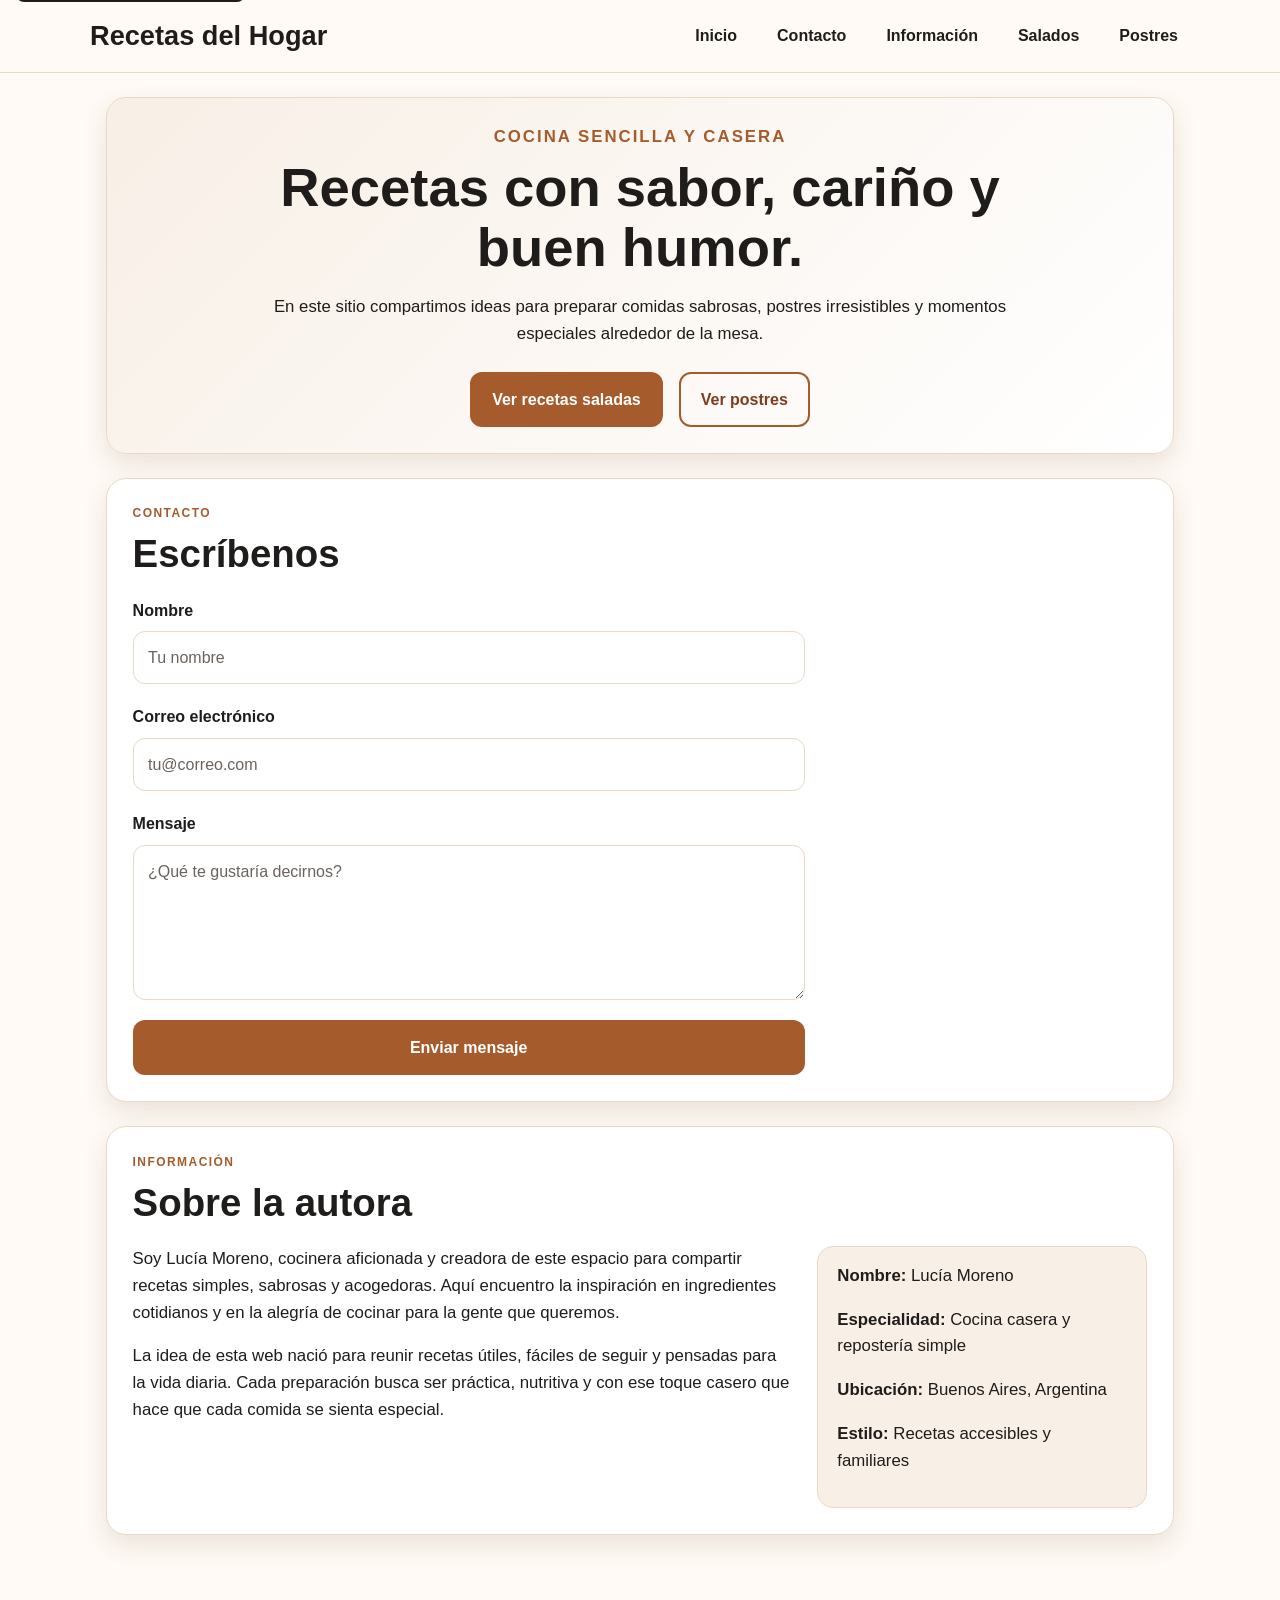
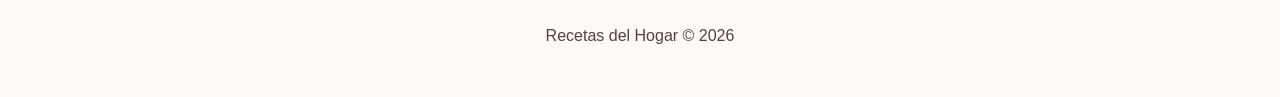
<file: copilot/views/index.html>
<!DOCTYPE html>
<html lang="es">
  <head>
    <meta charset="UTF-8" />
    <meta name="viewport" content="width=device-width, initial-scale=1.0" />
    <meta
      name="description"
      content="Recetas caseras, sabrosas y sencillas para cocinar con alegría."
    />
    <title>Recetas del Hogar</title>
    <link rel="stylesheet" href="../style/estilosIA.css" />
  </head>
  <body>
    <a class="skip-link" href="#contenido">Saltar al contenido principal</a>

    <header class="site-header">
      <nav class="main-nav" aria-label="Navegación principal">
        <a class="brand" href="index.html" aria-label="Ir a la página de inicio">Recetas del Hogar</a>
        <ul class="nav-list">
          <li><a href="#inicio">Inicio</a></li>
          <li><a href="#contacto">Contacto</a></li>
          <li><a href="#informacion">Información</a></li>
          <li><a href="savory.html">Salados</a></li>
          <li><a href="desserts.html">Postres</a></li>
        </ul>
      </nav>
    </header>

    <main id="contenido">
      <section id="inicio" class="hero panel" aria-labelledby="titulo-principal">
        <div class="hero-copy">
          <p class="eyebrow">Cocina sencilla y casera</p>
          <h1 id="titulo-principal">Recetas con sabor, cariño y buen humor.</h1>
          <p>
            En este sitio compartimos ideas para preparar comidas sabrosas,
            postres irresistibles y momentos especiales alrededor de la mesa.
          </p>
          <div class="hero-actions" aria-label="Acciones principales">
            <a class="button primary" href="savory.html">Ver recetas saladas</a>
            <a class="button secondary" href="desserts.html">Ver postres</a>
          </div>
        </div>
      </section>

      <section id="contacto" class="panel" aria-labelledby="titulo-contacto">
        <div class="section-heading">
          <p class="eyebrow">Contacto</p>
          <h2 id="titulo-contacto">Escríbenos</h2>
        </div>

        <form class="contact-form" aria-label="Formulario de contacto">
          <div class="field-group">
            <label for="nombre">Nombre</label>
            <input id="nombre" name="nombre" type="text" placeholder="Tu nombre" required />
          </div>

          <div class="field-group">
            <label for="email">Correo electrónico</label>
            <input id="email" name="email" type="email" placeholder="tu@correo.com" required />
          </div>

          <div class="field-group">
            <label for="mensaje">Mensaje</label>
            <textarea
              id="mensaje"
              name="mensaje"
              rows="5"
              placeholder="¿Qué te gustaría decirnos?"
              required
            ></textarea>
          </div>

          <button type="submit" class="button primary">Enviar mensaje</button>
        </form>
      </section>

      <section id="informacion" class="panel" aria-labelledby="titulo-informacion">
        <div class="section-heading">
          <p class="eyebrow">Información</p>
          <h2 id="titulo-informacion">Sobre la autora</h2>
        </div>

        <div class="about-card">
          <div class="about-copy">
            <p>
              Soy Lucía Moreno, cocinera aficionada y creadora de este espacio para
              compartir recetas simples, sabrosas y acogedoras. Aquí encuentro la
              inspiración en ingredientes cotidianos y en la alegría de cocinar para
              la gente que queremos.
            </p>
            <p>
              La idea de esta web nació para reunir recetas útiles, fáciles de seguir
              y pensadas para la vida diaria. Cada preparación busca ser práctica,
              nutritiva y con ese toque casero que hace que cada comida se sienta
              especial.
            </p>
          </div>

          <div class="about-meta" aria-label="Datos de la autora">
            <p><strong>Nombre:</strong> Lucía Moreno</p>
            <p><strong>Especialidad:</strong> Cocina casera y repostería simple</p>
            <p><strong>Ubicación:</strong> Buenos Aires, Argentina</p>
            <p><strong>Estilo:</strong> Recetas accesibles y familiares</p>
          </div>
        </div>
      </section>
    </main>

    <footer class="site-footer">
      <p>Recetas del Hogar © 2026</p>
    </footer>
  </body>
</html>
</file>
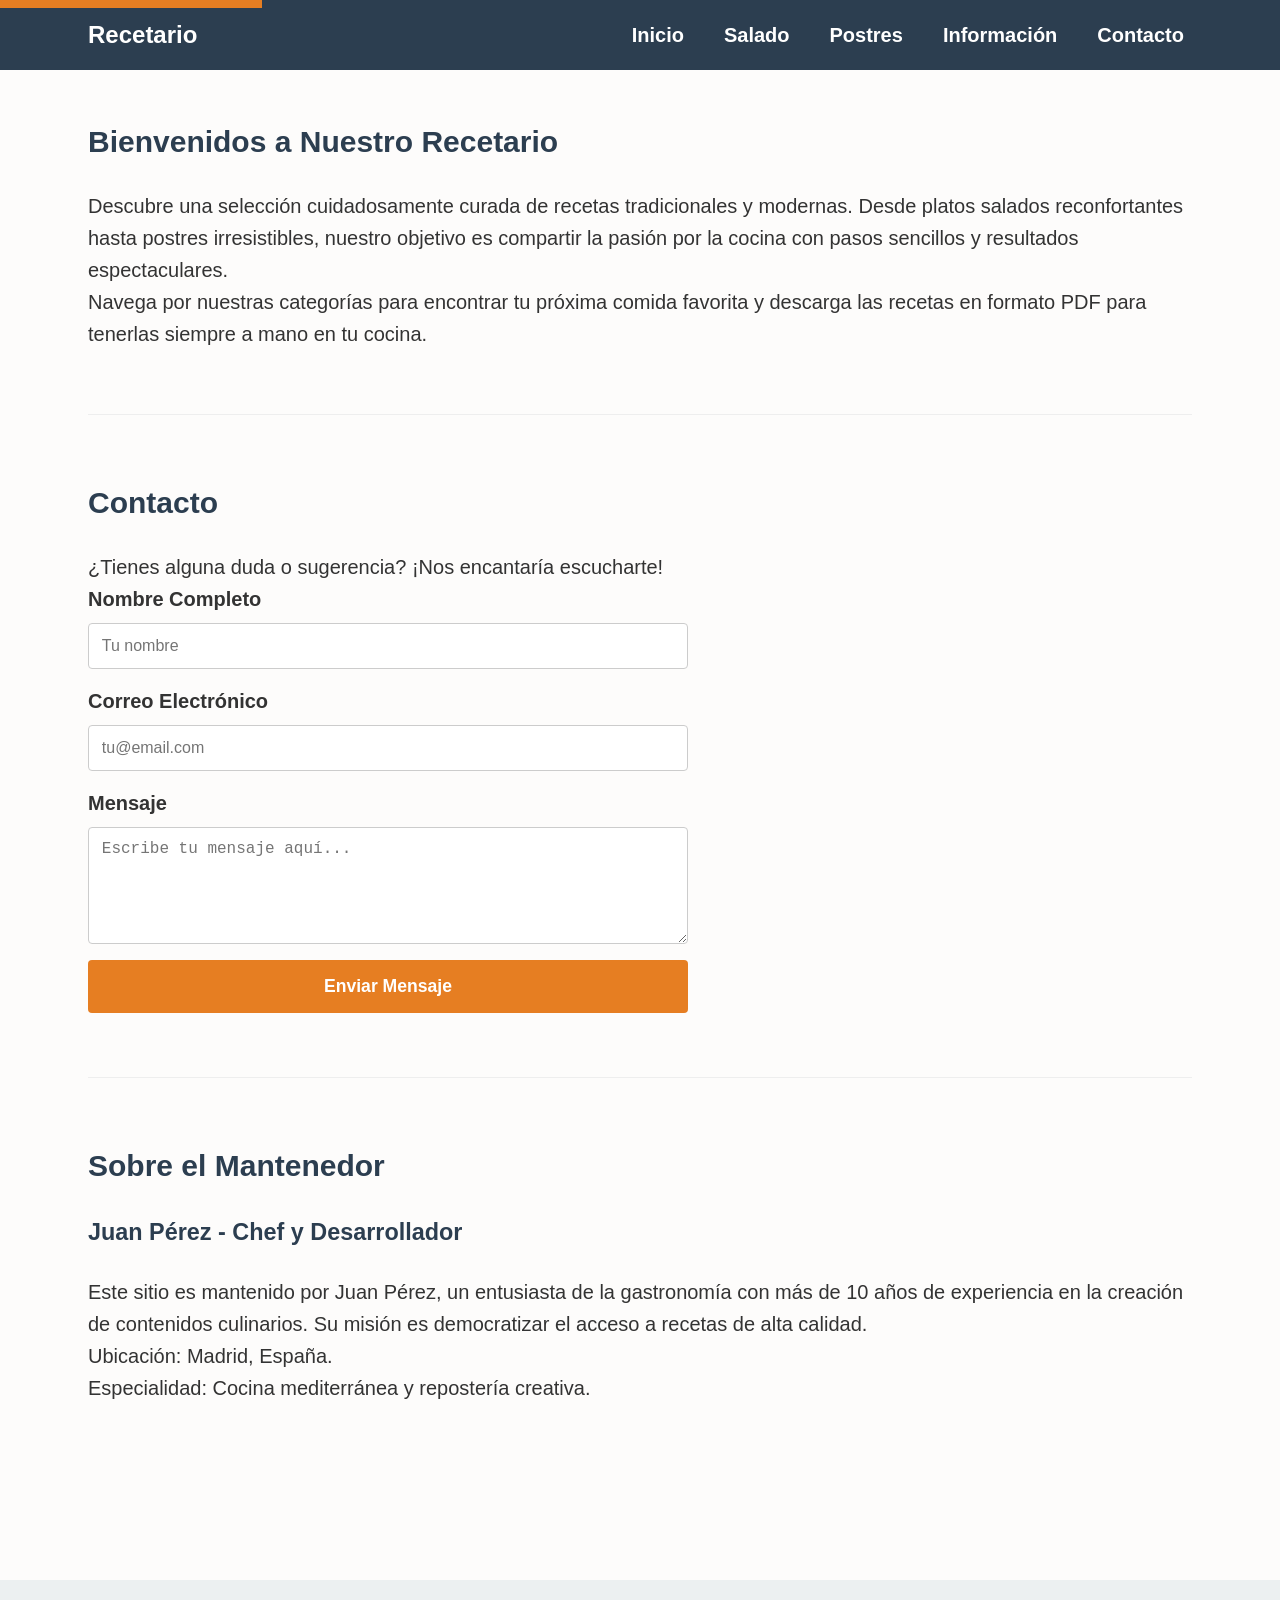
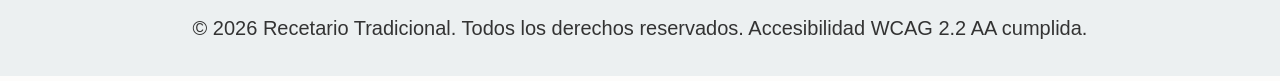
<file: junie/views/index.html>
<!DOCTYPE html>
<html lang="es">
<head>
    <meta charset="UTF-8">
    <meta name="viewport" content="width=device-width, initial-scale=1.0">
    <meta name="description" content="Bienvenido a nuestro recetario. Encuentra las mejores recetas saladas y postres deliciosos.">
    <title>Recetario Tradicional - Inicio</title>
    <link rel="stylesheet" href="../style/estilosIA.css">
</head>
<body>
    <a href="#main-content" class="skip-link">Saltar al contenido principal</a>

    <header>
        <nav class="navbar" aria-label="Navegación principal">
            <div class="logo">
                <a href="index.html" aria-label="Inicio del Recetario" style="color: white; text-decoration: none; font-size: 1.5rem; font-weight: bold;">Recetario</a>
            </div>
            <ul class="nav-links">
                <li><a href="index.html" aria-current="page">Inicio</a></li>
                <li><a href="savory.html">Salado</a></li>
                <li><a href="desserts.html">Postres</a></li>
                <li><a href="#informacion">Información</a></li>
                <li><a href="#contacto">Contacto</a></li>
            </ul>
        </nav>
    </header>

    <main id="main-content">
        <section id="introduccion" aria-labelledby="intro-heading">
            <h1 id="intro-heading">Bienvenidos a Nuestro Recetario</h1>
            <p>Descubre una selección cuidadosamente curada de recetas tradicionales y modernas. Desde platos salados reconfortantes hasta postres irresistibles, nuestro objetivo es compartir la pasión por la cocina con pasos sencillos y resultados espectaculares.</p>
            <p>Navega por nuestras categorías para encontrar tu próxima comida favorita y descarga las recetas en formato PDF para tenerlas siempre a mano en tu cocina.</p>
        </section>

        <hr aria-hidden="true" style="margin-bottom: 4rem; border: 0; border-top: 1px solid #eee;">

        <section id="contacto" aria-labelledby="contacto-heading">
            <h2 id="contacto-heading">Contacto</h2>
            <p>¿Tienes alguna duda o sugerencia? ¡Nos encantaría escucharte!</p>
            <form class="contact-form" action="#" method="post">
                <div class="form-group">
                    <label for="nombre">Nombre Completo</label>
                    <input type="text" id="nombre" name="nombre" required aria-required="true" placeholder="Tu nombre">
                </div>
                <div class="form-group">
                    <label for="email">Correo Electrónico</label>
                    <input type="email" id="email" name="email" required aria-required="true" placeholder="tu@email.com">
                </div>
                <div class="form-group">
                    <label for="mensaje">Mensaje</label>
                    <textarea id="mensaje" name="mensaje" rows="5" required aria-required="true" placeholder="Escribe tu mensaje aquí..."></textarea>
                </div>
                <button type="submit">Enviar Mensaje</button>
            </form>
        </section>

        <hr aria-hidden="true" style="margin-bottom: 4rem; border: 0; border-top: 1px solid #eee;">

        <section id="informacion" aria-labelledby="info-heading">
            <h2 id="info-heading">Sobre el Mantenedor</h2>
            <article>
                <h3>Juan Pérez - Chef y Desarrollador</h3>
                <p>Este sitio es mantenido por Juan Pérez, un entusiasta de la gastronomía con más de 10 años de experiencia en la creación de contenidos culinarios. Su misión es democratizar el acceso a recetas de alta calidad.</p>
                <p>Ubicación: Madrid, España.</p>
                <p>Especialidad: Cocina mediterránea y repostería creativa.</p>
            </article>
        </section>
    </main>

    <footer role="contentinfo">
        <p>&copy; 2026 Recetario Tradicional. Todos los derechos reservados. Accesibilidad WCAG 2.2 AA cumplida.</p>
    </footer>
</body>
</html>
</file>
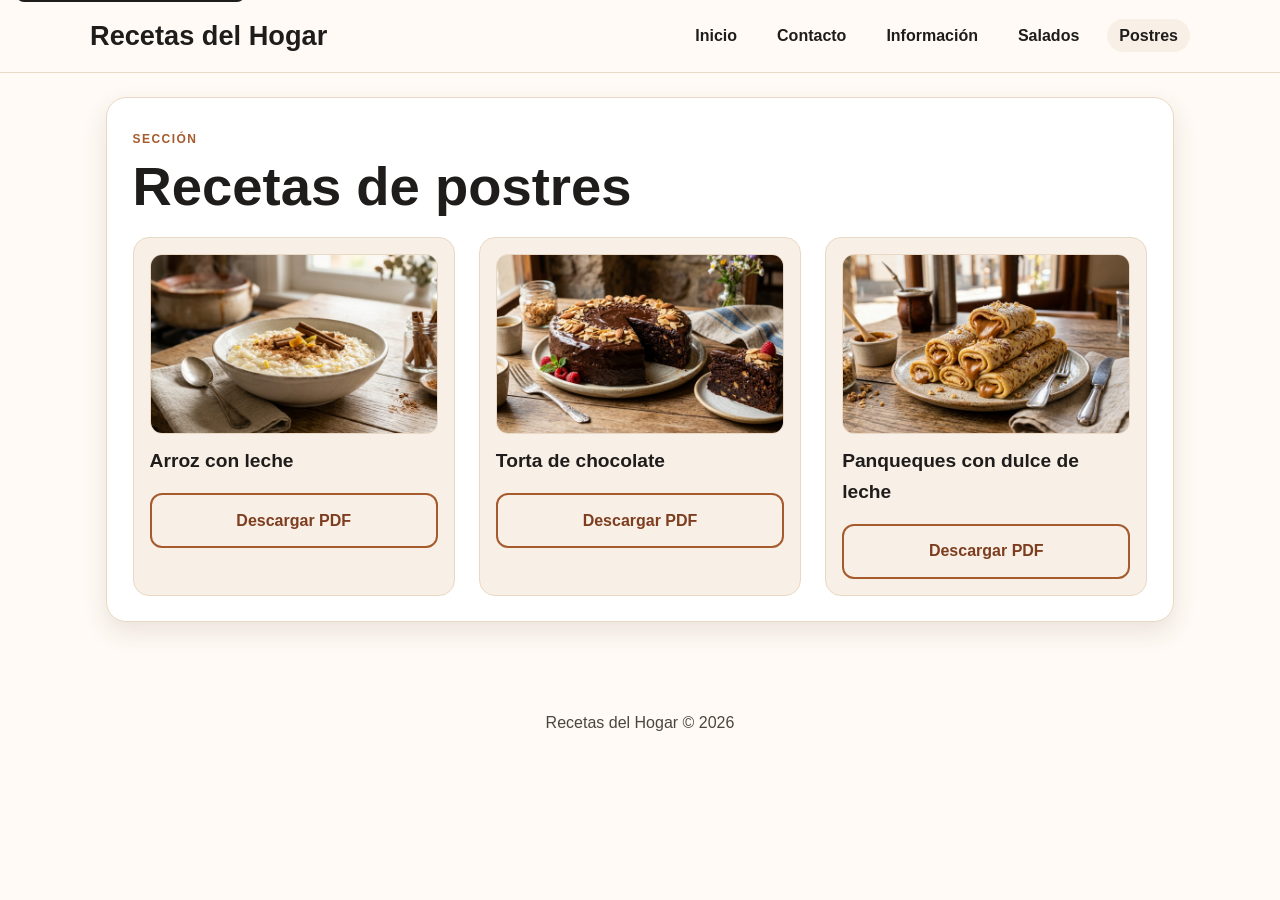
<file: copilot/views/desserts.html>
<!DOCTYPE html>
<html lang="es">
  <head>
    <meta charset="UTF-8" />
    <meta name="viewport" content="width=device-width, initial-scale=1.0" />
    <meta
      name="description"
      content="Postres caseros y dulces para compartir en familia."
    />
    <title>Recetas de postres</title>
    <link rel="stylesheet" href="../style/estilosIA.css" />
  </head>
  <body>
    <a class="skip-link" href="#contenido">Saltar al contenido principal</a>

    <header class="site-header">
      <nav class="main-nav" aria-label="Navegación principal">
        <a class="brand" href="index.html" aria-label="Ir a la página de inicio">Recetas del Hogar</a>
        <ul class="nav-list">
          <li><a href="index.html">Inicio</a></li>
          <li><a href="index.html#contacto">Contacto</a></li>
          <li><a href="index.html#informacion">Información</a></li>
          <li><a href="savory.html">Salados</a></li>
          <li><a href="desserts.html" aria-current="page">Postres</a></li>
        </ul>
      </nav>
    </header>

    <main id="contenido">
      <section class="recipes-section panel" aria-labelledby="titulo-postres">
        <div class="section-heading">
          <p class="eyebrow">Sección</p>
          <h1 id="titulo-postres">Recetas de postres</h1>
        </div>

        <div class="recipe-grid">
          <article class="recipe-card" aria-labelledby="receta-4-titulo">
            <figure>
              <img src="../src/imagenes/receta4.png" alt="Receta de arroz con leche casero" width="640" height="420" />
              <figcaption id="receta-4-titulo">Arroz con leche</figcaption>
            </figure>
            <a class="button secondary" href="../src/recetario/receta4.pdf" download aria-label="Descargar la receta de arroz con leche en PDF">Descargar PDF</a>
          </article>

          <article class="recipe-card" aria-labelledby="receta-5-titulo">
            <figure>
              <img src="../src/imagenes/receta5.png" alt="Receta de torta de chocolate con nueces" width="640" height="420" />
              <figcaption id="receta-5-titulo">Torta de chocolate</figcaption>
            </figure>
            <a class="button secondary" href="../src/recetario/receta5.pdf" download aria-label="Descargar la receta de torta de chocolate en PDF">Descargar PDF</a>
          </article>

          <article class="recipe-card" aria-labelledby="receta-6-titulo">
            <figure>
              <img src="../src/imagenes/receta6.png" alt="Receta de panqueques con dulce de leche" width="640" height="420" />
              <figcaption id="receta-6-titulo">Panqueques con dulce de leche</figcaption>
            </figure>
            <a class="button secondary" href="../src/recetario/receta6.pdf" download aria-label="Descargar la receta de panqueques con dulce de leche en PDF">Descargar PDF</a>
          </article>
        </div>
      </section>
    </main>

    <footer class="site-footer">
      <p>Recetas del Hogar © 2026</p>
    </footer>
  </body>
</html>
</file>
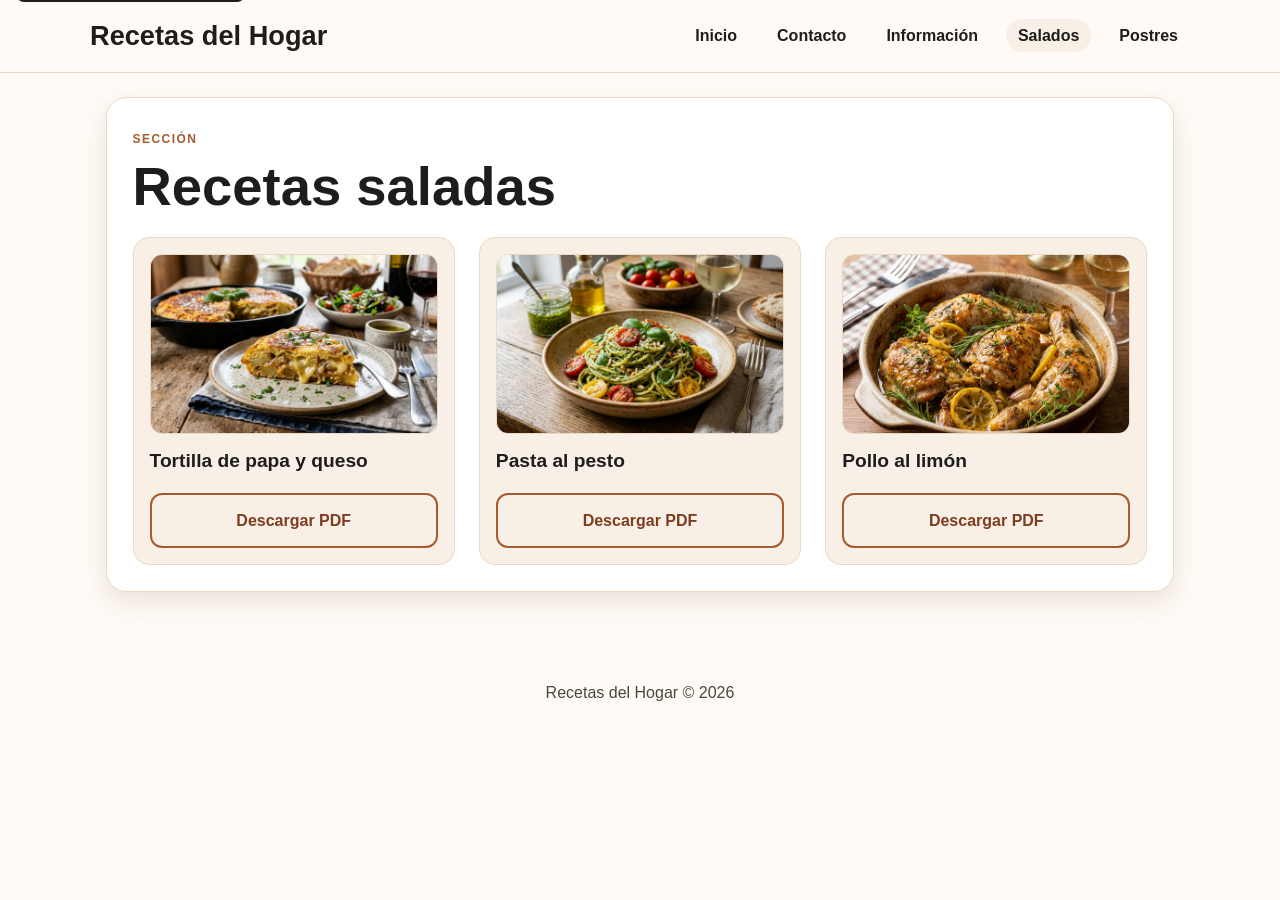
<file: copilot/views/savory.html>
<!DOCTYPE html>
<html lang="es">
  <head>
    <meta charset="UTF-8" />
    <meta name="viewport" content="width=device-width, initial-scale=1.0" />
    <meta
      name="description"
      content="Recetas saladas para comidas caseras y fáciles de preparar."
    />
    <title>Recetas saladas</title>
    <link rel="stylesheet" href="../style/estilosIA.css" />
  </head>
  <body>
    <a class="skip-link" href="#contenido">Saltar al contenido principal</a>

    <header class="site-header">
      <nav class="main-nav" aria-label="Navegación principal">
        <a class="brand" href="index.html" aria-label="Ir a la página de inicio">Recetas del Hogar</a>
        <ul class="nav-list">
          <li><a href="index.html">Inicio</a></li>
          <li><a href="index.html#contacto">Contacto</a></li>
          <li><a href="index.html#informacion">Información</a></li>
          <li><a href="savory.html" aria-current="page">Salados</a></li>
          <li><a href="desserts.html">Postres</a></li>
        </ul>
      </nav>
    </header>

    <main id="contenido">
      <section class="recipes-section panel" aria-labelledby="titulo-salados">
        <div class="section-heading">
          <p class="eyebrow">Sección</p>
          <h1 id="titulo-salados">Recetas saladas</h1>
        </div>

        <div class="recipe-grid">
          <article class="recipe-card" aria-labelledby="receta-1-titulo">
            <figure>
              <img src="../src/imagenes/receta1.png" alt="Receta de tortilla de papa y queso" width="640" height="420" />
              <figcaption id="receta-1-titulo">Tortilla de papa y queso</figcaption>
            </figure>
            <a class="button secondary" href="../src/recetario/receta1.pdf" download aria-label="Descargar la receta de tortilla de papa y queso en PDF">Descargar PDF</a>
          </article>

          <article class="recipe-card" aria-labelledby="receta-2-titulo">
            <figure>
              <img src="../src/imagenes/receta2.png" alt="Receta de pasta al pesto con tomates cherry" width="640" height="420" />
              <figcaption id="receta-2-titulo">Pasta al pesto</figcaption>
            </figure>
            <a class="button secondary" href="../src/recetario/receta2.pdf" download aria-label="Descargar la receta de pasta al pesto en PDF">Descargar PDF</a>
          </article>

          <article class="recipe-card" aria-labelledby="receta-3-titulo">
            <figure>
              <img src="../src/imagenes/receta3.png" alt="Receta de pollo al limón con hierbas" width="640" height="420" />
              <figcaption id="receta-3-titulo">Pollo al limón</figcaption>
            </figure>
            <a class="button secondary" href="../src/recetario/receta3.pdf" download aria-label="Descargar la receta de pollo al limón en PDF">Descargar PDF</a>
          </article>
        </div>
      </section>
    </main>

    <footer class="site-footer">
      <p>Recetas del Hogar © 2026</p>
    </footer>
  </body>
</html>
</file>
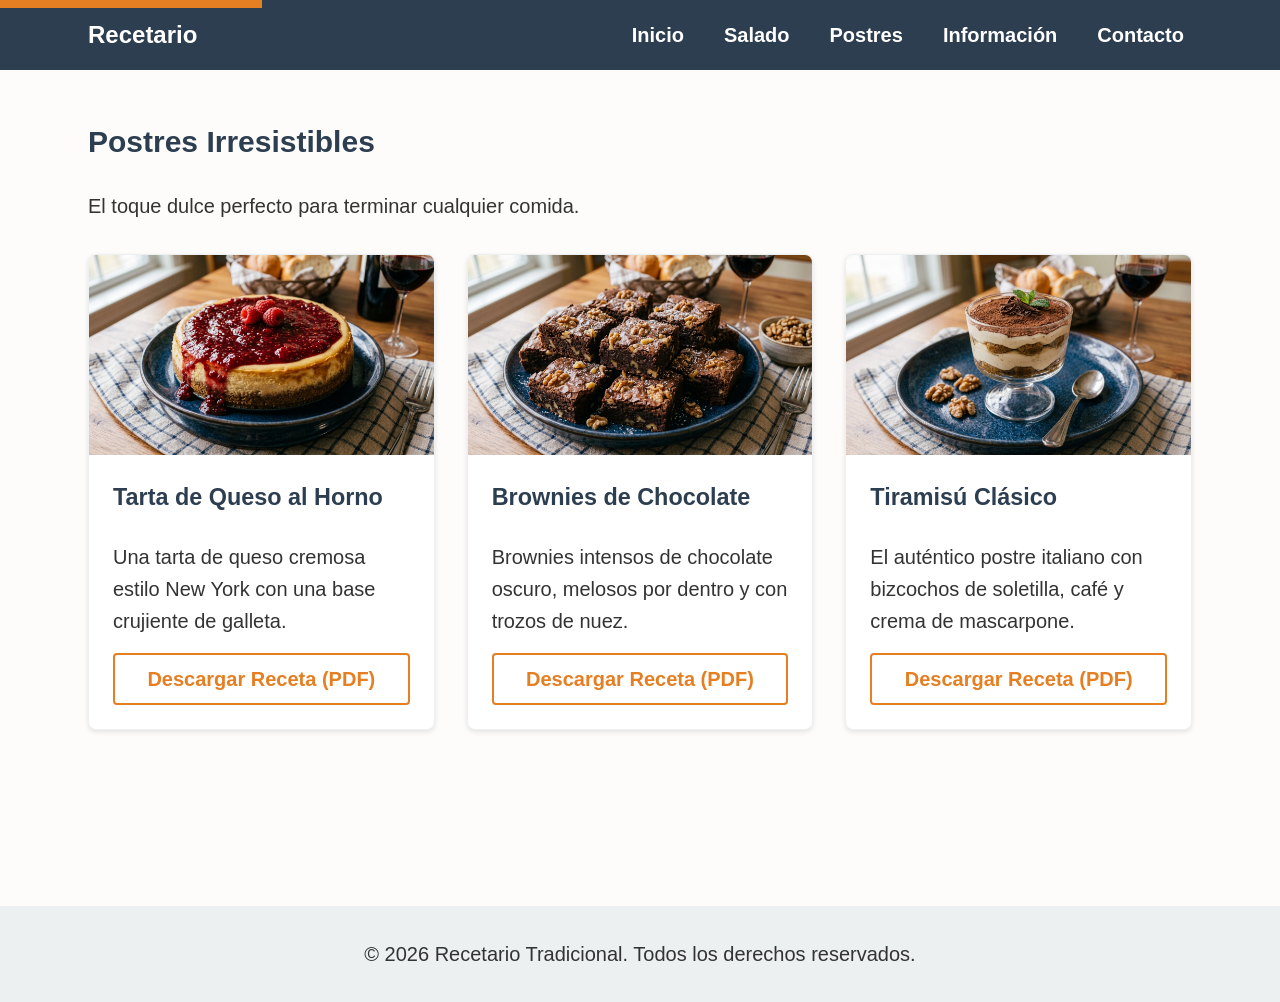
<file: junie/views/desserts.html>
<!DOCTYPE html>
<html lang="es">
<head>
    <meta charset="UTF-8">
    <meta name="viewport" content="width=device-width, initial-scale=1.0">
    <meta name="description" content="Endulza tu día con nuestras recetas de postres. Pasteles, galletas y más. Descarga en PDF.">
    <title>Postres - Recetario Tradicional</title>
    <link rel="stylesheet" href="../style/estilosIA.css">
</head>
<body>
    <a href="#main-content" class="skip-link">Saltar al contenido principal</a>

    <header>
        <nav class="navbar" aria-label="Navegación principal">
            <div class="logo">
                <a href="index.html" aria-label="Inicio del Recetario" style="color: white; text-decoration: none; font-size: 1.5rem; font-weight: bold;">Recetario</a>
            </div>
            <ul class="nav-links">
                <li><a href="index.html">Inicio</a></li>
                <li><a href="savory.html">Salado</a></li>
                <li><a href="desserts.html" aria-current="page">Postres</a></li>
                <li><a href="index.html#informacion">Información</a></li>
                <li><a href="index.html#contacto">Contacto</a></li>
            </ul>
        </nav>
    </header>

    <main id="main-content">
        <section aria-labelledby="desserts-heading">
            <h1 id="desserts-heading">Postres Irresistibles</h1>
            <p style="margin-bottom: 2rem;">El toque dulce perfecto para terminar cualquier comida.</p>

            <div class="recipe-grid">
                <!-- Receta 4 -->
                <article class="recipe-card">
                    <img src="../src/imagenes/receta4.png" alt="Tarta de Queso con mermelada de frambuesa">
                    <div class="recipe-info">
                        <h3>Tarta de Queso al Horno</h3>
                        <p>Una tarta de queso cremosa estilo New York con una base crujiente de galleta.</p>
                        <a href="../src/recetario/receta4.pdf" class="download-link" download aria-label="Descargar PDF de Tarta de Queso al Horno">Descargar Receta (PDF)</a>
                    </div>
                </article>

                <!-- Receta 5 -->
                <article class="recipe-card">
                    <img src="../src/imagenes/receta5.png" alt="Brownies de chocolate con nueces">
                    <div class="recipe-info">
                        <h3>Brownies de Chocolate</h3>
                        <p>Brownies intensos de chocolate oscuro, melosos por dentro y con trozos de nuez.</p>
                        <a href="../src/recetario/receta5.pdf" class="download-link" download aria-label="Descargar PDF de Brownies de Chocolate">Descargar Receta (PDF)</a>
                    </div>
                </article>

                <!-- Receta 6 -->
                <article class="recipe-card">
                    <img src="../src/imagenes/receta6.png" alt="Tiramisú italiano clásico servido en copa">
                    <div class="recipe-info">
                        <h3>Tiramisú Clásico</h3>
                        <p>El auténtico postre italiano con bizcochos de soletilla, café y crema de mascarpone.</p>
                        <a href="../src/recetario/receta6.pdf" class="download-link" download aria-label="Descargar PDF de Tiramisú Clásico">Descargar Receta (PDF)</a>
                    </div>
                </article>
            </div>
        </section>
    </main>

    <footer role="contentinfo">
        <p>&copy; 2026 Recetario Tradicional. Todos los derechos reservados.</p>
    </footer>
</body>
</html>
</file>
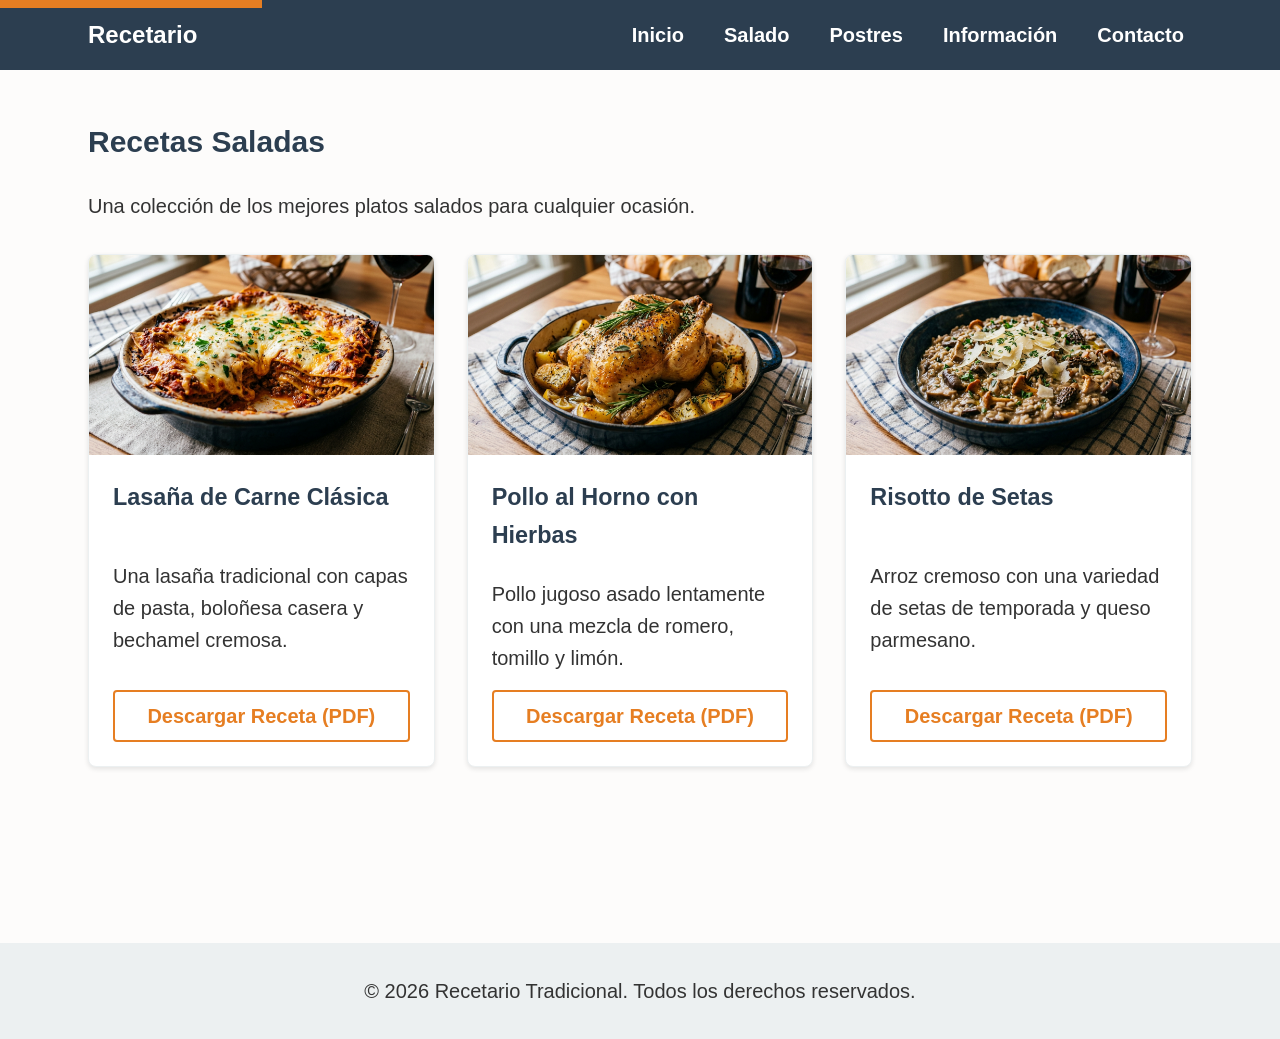
<file: junie/views/savory.html>
<!DOCTYPE html>
<html lang="es">
<head>
    <meta charset="UTF-8">
    <meta name="viewport" content="width=device-width, initial-scale=1.0">
    <meta name="description" content="Explora nuestras recetas saladas: platos principales, entradas y más. Descarga en PDF.">
    <title>Recetas Saladas - Recetario Tradicional</title>
    <link rel="stylesheet" href="../style/estilosIA.css">
</head>
<body>
    <a href="#main-content" class="skip-link">Saltar al contenido principal</a>

    <header>
        <nav class="navbar" aria-label="Navegación principal">
            <div class="logo">
                <a href="index.html" aria-label="Inicio del Recetario" style="color: white; text-decoration: none; font-size: 1.5rem; font-weight: bold;">Recetario</a>
            </div>
            <ul class="nav-links">
                <li><a href="index.html">Inicio</a></li>
                <li><a href="savory.html" aria-current="page">Salado</a></li>
                <li><a href="desserts.html">Postres</a></li>
                <li><a href="index.html#informacion">Información</a></li>
                <li><a href="index.html#contacto">Contacto</a></li>
            </ul>
        </nav>
    </header>

    <main id="main-content">
        <section aria-labelledby="savory-heading">
            <h1 id="savory-heading">Recetas Saladas</h1>
            <p style="margin-bottom: 2rem;">Una colección de los mejores platos salados para cualquier ocasión.</p>

            <div class="recipe-grid">
                <!-- Receta 1 -->
                <article class="recipe-card">
                    <img src="../src/imagenes/receta1.png" alt="Plato de Lasaña de Carne con queso fundido">
                    <div class="recipe-info">
                        <h3>Lasaña de Carne Clásica</h3>
                        <p>Una lasaña tradicional con capas de pasta, boloñesa casera y bechamel cremosa.</p>
                        <a href="../src/recetario/receta1.pdf" class="download-link" download aria-label="Descargar PDF de Lasaña de Carne Clásica">Descargar Receta (PDF)</a>
                    </div>
                </article>

                <!-- Receta 2 -->
                <article class="recipe-card">
                    <img src="../src/imagenes/receta2.png" alt="Pollo al horno con hierbas aromáticas y patatas">
                    <div class="recipe-info">
                        <h3>Pollo al Horno con Hierbas</h3>
                        <p>Pollo jugoso asado lentamente con una mezcla de romero, tomillo y limón.</p>
                        <a href="../src/recetario/receta2.pdf" class="download-link" download aria-label="Descargar PDF de Pollo al Horno con Hierbas">Descargar Receta (PDF)</a>
                    </div>
                </article>

                <!-- Receta 3 -->
                <article class="recipe-card">
                    <img src="../src/imagenes/receta3.png" alt="Risotto de setas silvestres con parmesano">
                    <div class="recipe-info">
                        <h3>Risotto de Setas</h3>
                        <p>Arroz cremoso con una variedad de setas de temporada y queso parmesano.</p>
                        <a href="../src/recetario/receta3.pdf" class="download-link" download aria-label="Descargar PDF de Risotto de Setas">Descargar Receta (PDF)</a>
                    </div>
                </article>
            </div>
        </section>
    </main>

    <footer role="contentinfo">
        <p>&copy; 2026 Recetario Tradicional. Todos los derechos reservados.</p>
    </footer>
</body>
</html>
</file>
<file: copilot/style/estilosIA.css>
:root {
  --color-bg: #fffaf5;
  --color-surface: #ffffff;
  --color-surface-alt: #f8efe6;
  --color-primary: #a65b2d;
  --color-primary-dark: #7d3e1f;
  --color-accent: #f3c98b;
  --color-text: #1f1d1b;
  --color-muted: #4c463f;
  --color-border: #e9d9c4;
  --shadow-soft: 0 10px 24px rgba(90, 58, 34, 0.12);
  --max-width: 1100px;
}

* {
  box-sizing: border-box;
}

html {
  scroll-behavior: smooth;
}

body {
  margin: 0;
  background: var(--color-bg);
  color: var(--color-text);
  font-family: Arial, Helvetica, sans-serif;
  line-height: 1.6;
}

img {
  display: block;
  max-width: 100%;
  height: auto;
}

a {
  color: var(--color-primary-dark);
  text-decoration: none;
}

a:hover,
a:focus-visible {
  text-decoration: underline;
}

button,
input,
textarea {
  font: inherit;
}

.skip-link {
  position: absolute;
  left: 1rem;
  top: -3rem;
  background: var(--color-text);
  color: #ffffff;
  padding: 0.75rem 1rem;
  z-index: 1000;
  border-radius: 0.5rem;
}

.skip-link:focus {
  top: 1rem;
}

:focus-visible {
  outline: 3px solid #1d4ed8;
  outline-offset: 3px;
}

.site-header {
  position: sticky;
  top: 0;
  z-index: 10;
  background: rgba(255, 250, 245, 0.96);
  border-bottom: 1px solid var(--color-border);
  backdrop-filter: blur(8px);
}

.main-nav,
section,
.site-footer {
  width: min(var(--max-width), calc(100% - 2rem));
  margin-inline: auto;
}

.main-nav {
  display: flex;
  align-items: center;
  justify-content: space-between;
  gap: 1rem;
  min-height: 4.5rem;
}

.brand {
  font-weight: 700;
  font-size: clamp(1.1rem, 1vw + 0.9rem, 1.7rem);
  color: var(--color-text);
  text-decoration: none;
}

.nav-list {
  display: flex;
  flex-wrap: wrap;
  list-style: none;
  margin: 0;
  padding: 0;
  gap: 0.5rem 1rem;
}

.nav-list a {
  padding: 0.5rem 0.75rem;
  border-radius: 999px;
  color: var(--color-text);
  font-weight: 600;
}

.nav-list a:hover,
.nav-list a:focus-visible,
.nav-list a[aria-current="page"] {
  background: var(--color-surface-alt);
  text-decoration: none;
}

main {
  width: min(var(--max-width), calc(100% - 2rem));
  margin: 0 auto;
  padding-block: 1.5rem 3rem;
}

.panel {
  background: var(--color-surface);
  border: 1px solid var(--color-border);
  border-radius: 1.25rem;
  box-shadow: var(--shadow-soft);
  padding: clamp(1.25rem, 2vw, 2rem);
  margin-bottom: 1.5rem;
}

.hero {
  display: grid;
  place-items: center;
  min-height: 22rem;
  background: linear-gradient(135deg, var(--color-surface-alt), #fff);
}

.hero-copy {
  max-width: 48rem;
  text-align: center;
}

.eyebrow {
  margin: 0 0 0.5rem;
  font-size: 0.75rem;
  font-weight: 700;
  text-transform: uppercase;
  letter-spacing: 0.12em;
  color: var(--color-primary);
}

h1,
h2,
h3,
p {
  margin-top: 0;
}

h1 {
  font-size: clamp(2rem, 3vw + 1rem, 4rem);
  line-height: 1.1;
  margin-bottom: 1rem;
}

h2 {
  font-size: clamp(1.6rem, 2vw + 0.8rem, 2.5rem);
  line-height: 1.2;
  margin-bottom: 1rem;
}

.hero p,
.about-copy p,
.about-meta p {
  font-size: 1.05rem;
}

.hero-actions {
  display: flex;
  flex-wrap: wrap;
  justify-content: center;
  gap: 1rem;
  margin-top: 1.5rem;
}

.button {
  display: inline-flex;
  align-items: center;
  justify-content: center;
  padding: 0.8rem 1.25rem;
  border-radius: 0.75rem;
  border: 2px solid transparent;
  font-weight: 700;
  transition: background-color 0.2s ease, color 0.2s ease, border-color 0.2s ease;
}

.button.primary {
  background: var(--color-primary);
  color: #ffffff;
}

.button.primary:hover,
.button.primary:focus-visible {
  background: var(--color-primary-dark);
  text-decoration: none;
}

.button.secondary {
  background: transparent;
  border-color: var(--color-primary);
  color: var(--color-primary-dark);
}

.button.secondary:hover,
.button.secondary:focus-visible {
  background: var(--color-surface-alt);
  text-decoration: none;
}

.section-heading {
  margin-bottom: 1.25rem;
}

.contact-form {
  display: grid;
  gap: 1.25rem;
  max-width: 42rem;
}

.field-group {
  display: grid;
  gap: 0.5rem;
}

label {
  font-weight: 700;
}

input,
textarea {
  width: 100%;
  padding: 0.8rem 0.9rem;
  border: 1px solid var(--color-border);
  border-radius: 0.75rem;
  background: var(--color-surface);
  color: var(--color-text);
}

input::placeholder,
textarea::placeholder {
  color: #6b625d;
}

input:focus,
textarea:focus {
  border-color: var(--color-primary);
  box-shadow: 0 0 0 3px rgba(166, 91, 45, 0.15);
}

.about-card {
  display: grid;
  grid-template-columns: 2fr 1fr;
  gap: 1.5rem;
  align-items: start;
}

.about-meta {
  background: var(--color-surface-alt);
  border: 1px solid var(--color-border);
  border-radius: 1rem;
  padding: 1rem 1.2rem;
}

.recipes-section {
  padding-top: 2rem;
}

.recipe-grid {
  display: grid;
  grid-template-columns: repeat(3, minmax(0, 1fr));
  gap: 1.5rem;
}

.recipe-card {
  display: flex;
  flex-direction: column;
  gap: 1rem;
  padding: 1rem;
  background: var(--color-surface-alt);
  border: 1px solid var(--color-border);
  border-radius: 1rem;
}

.recipe-card figure {
  margin: 0;
}

.recipe-card img {
  border-radius: 0.75rem;
  border: 1px solid var(--color-border);
  aspect-ratio: 16 / 10;
  object-fit: cover;
}

.recipe-card figcaption {
  margin-top: 0.75rem;
  font-size: 1.2rem;
  font-weight: 700;
  color: var(--color-text);
}

.site-footer {
  padding: 1rem 0 2rem;
  text-align: center;
  color: var(--color-muted);
}

@media (max-width: 860px) {
  .about-card,
  .recipe-grid {
    grid-template-columns: 1fr;
  }
}

@media (max-width: 640px) {
  .main-nav {
    flex-direction: column;
    justify-content: center;
    padding: 0.75rem 0;
  }

  .nav-list {
    justify-content: center;
  }

  .hero {
    min-height: 18rem;
  }
}

@media (prefers-reduced-motion: reduce) {
  html {
    scroll-behavior: auto;
  }

  *,
  *::before,
  *::after {
    transition-duration: 0.01ms !important;
    animation-duration: 0.01ms !important;
    animation-iteration-count: 1 !important;
  }
}
</file>
<file: junie/style/estilosIA.css>
:root {
    --primary-color: #2c3e50;
    --accent-color: #e67e22;
    --bg-color: #fdfcfb;
    --text-color: #333;
    --light-gray: #ecf0f1;
    --font-main: 'Segoe UI', Tahoma, Geneva, Verdana, sans-serif;
    --container-padding: clamp(1rem, 5vw, 3rem);
}

* {
    box-sizing: border-box;
    margin: 0;
    padding: 0;
}

body {
    font-family: var(--font-main);
    line-height: 1.6;
    color: var(--text-color);
    background-color: var(--bg-color);
    font-size: clamp(1rem, 1cqi + 0.75rem, 1.25rem);
}

/* Accesibilidad: Foco visible */
:focus {
    outline: 3px solid var(--accent-color);
    outline-offset: 2px;
}

header {
    background-color: var(--primary-color);
    color: white;
    padding: 1rem 0;
    position: sticky;
    top: 0;
    z-index: 1000;
}

.navbar {
    display: flex;
    justify-content: space-between;
    align-items: center;
    max-width: 1200px;
    margin: 0 auto;
    padding: 0 var(--container-padding);
}

.nav-links {
    list-style: none;
    display: flex;
    gap: 1.5rem;
}

.nav-links a {
    color: white;
    text-decoration: none;
    font-weight: bold;
    padding: 0.5rem;
}

.nav-links a:hover {
    color: var(--accent-color);
}

main {
    max-width: 1200px;
    margin: 0 auto;
    padding: var(--container-padding);
}

section {
    margin-bottom: 4rem;
}

h1, h2, h3 {
    margin-bottom: 1.5rem;
    color: var(--primary-color);
}

/* Formulario */
.contact-form {
    display: grid;
    gap: 1rem;
    max-width: 600px;
}

.form-group {
    display: flex;
    flex-direction: column;
}

label {
    margin-bottom: 0.5rem;
    font-weight: bold;
}

input, textarea {
    padding: 0.8rem;
    border: 1px solid #ccc;
    border-radius: 4px;
    font-size: 1rem;
}

button {
    background-color: var(--accent-color);
    color: white;
    padding: 1rem;
    border: none;
    border-radius: 4px;
    cursor: pointer;
    font-weight: bold;
    font-size: 1.1rem;
}

button:hover {
    background-color: #d35400;
}

/* Tarjetas de Recetas */
.recipe-grid {
    display: grid;
    grid-template-columns: repeat(auto-fit, minmax(300px, 1fr));
    gap: 2rem;
}

.recipe-card {
    border: 1px solid var(--light-gray);
    border-radius: 8px;
    overflow: hidden;
    background: white;
    box-shadow: 0 2px 5px rgba(0,0,0,0.1);
    display: flex;
    flex-direction: column;
}

.recipe-card img {
    width: 100%;
    height: 200px;
    object-fit: cover;
}

.recipe-info {
    padding: 1.5rem;
    flex-grow: 1;
    display: flex;
    flex-direction: column;
    justify-content: space-between;
}

.download-link {
    display: inline-block;
    margin-top: 1rem;
    color: var(--accent-color);
    text-decoration: none;
    font-weight: bold;
    border: 2px solid var(--accent-color);
    padding: 0.5rem 1rem;
    border-radius: 4px;
    text-align: center;
}

.download-link:hover {
    background-color: var(--accent-color);
    color: white;
}

/* Footer simple */
footer {
    text-align: center;
    padding: 2rem;
    background-color: var(--light-gray);
    margin-top: 4rem;
}

/* Skip to content link for accessibility */
.skip-link {
    position: absolute;
    top: -40px;
    left: 0;
    background: var(--accent-color);
    color: white;
    padding: 8px;
    z-index: 1001;
    transition: top 0.3s;
}

.skip-link:focus {
    top: 0;
}

/* Media Queries para ajustes adicionales */
@media (max-width: 600px) {
    .navbar {
        flex-direction: column;
        gap: 1rem;
    }
    .nav-links {
        flex-wrap: wrap;
        justify-content: center;
        gap: 0.5rem;
    }
}
</file>
